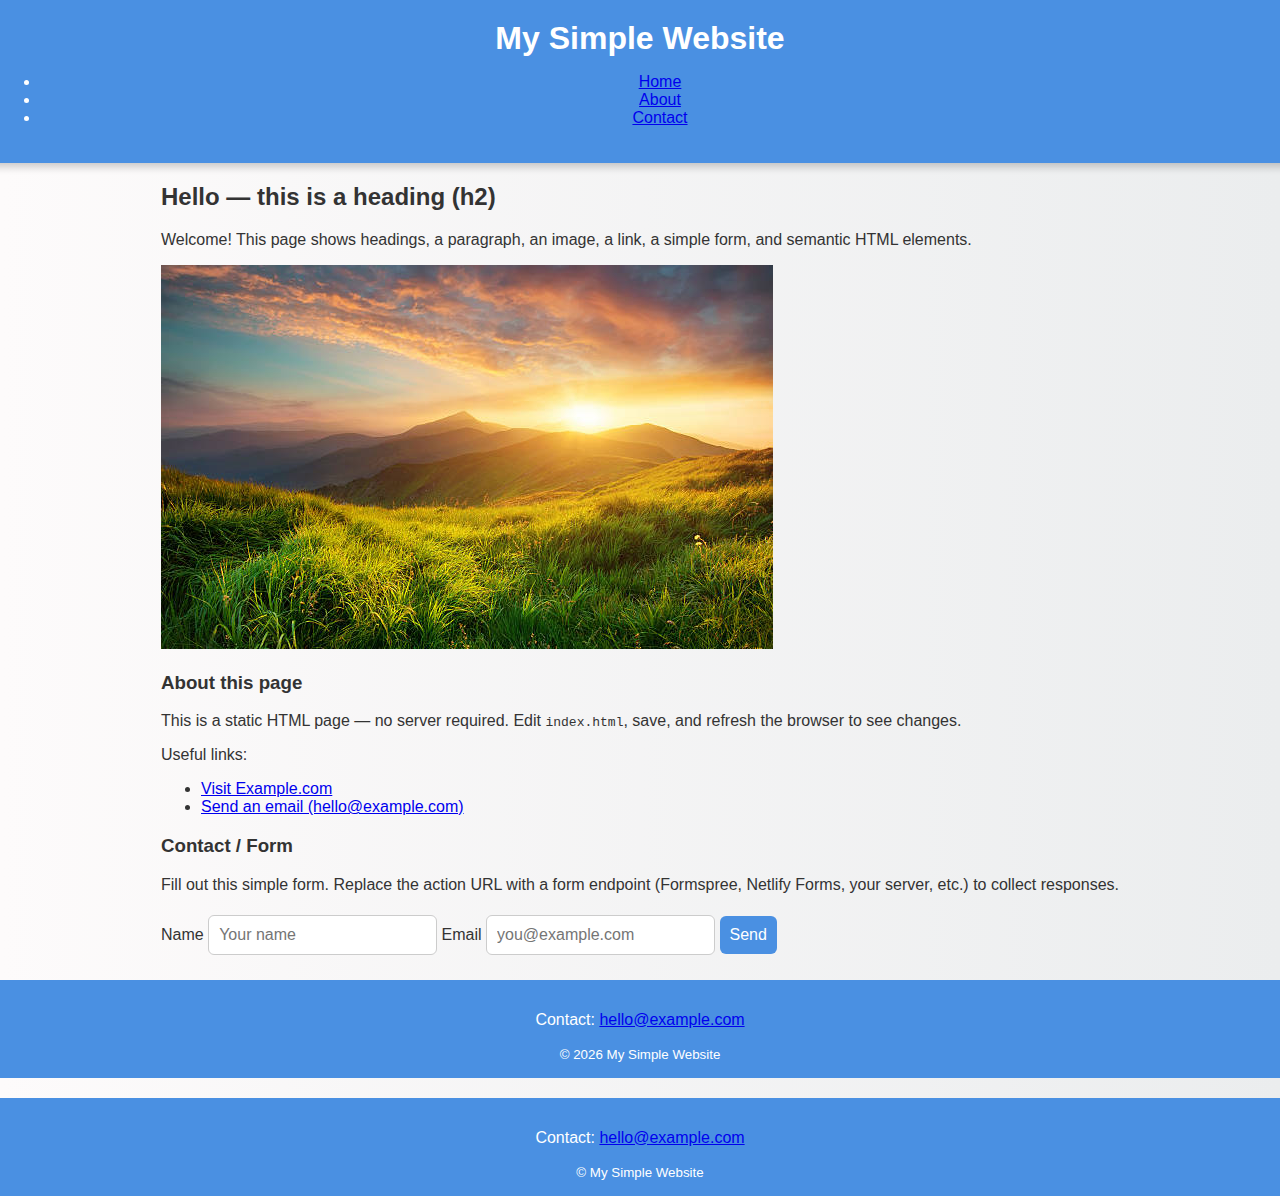
<file: index.html>
<!doctype html>
<html lang="en">
<head>
  <meta charset="utf-8"/>
  <meta name="viewport" content="width=device-width,initial-scale=1"/>
  <title>Simple Static Webpage</title>
  <meta name="description" content="Example HTML5 page with headings, image, link, form, and semantic elements.">
  <link rel="stylesheet" href="style.css">
</head>
<body>
  <header class="container" role="banner">
    <h1>My Simple Website</h1>
    <nav aria-label="Main navigation">
      <ul>
        <li><a href="#home">Home</a></li>
        <li><a href="#about">About</a></li>
        <li><a href="#contact">Contact</a></li>
      </ul>
    </nav>
  </header>

  <main class="container" id="home" role="main">
    <section class="hero" aria-labelledby="hero-heading">
      <h2 id="hero-heading">Hello — this is a heading (h2)</h2>
      <p>Welcome! This page shows headings, a paragraph, an image, a link, a simple form, and semantic HTML elements.</p>

      <!-- Local image (put images/sample.jpg into the images/ folder). If not found, a placeholder loads -->
      <img src="images/sample.jpg" alt="Sample photo" onerror="this.onerror=null;this.src='https://via.placeholder.com/800x300?text=Sample+Image';">
    </section>

    <section id="about" aria-labelledby="about-heading">
      <h3 id="about-heading">About this page</h3>
      <p>This is a static HTML page — no server required. Edit <code>index.html</code>, save, and refresh the browser to see changes.</p>

      <p>Useful links:</p>
      <ul>
        <li><a href="https://example.com" target="_blank" rel="noopener">Visit Example.com</a></li>
        <li><a href="mailto:hello@example.com">Send an email (hello@example.com)</a></li>
      </ul>
    </section>

    <section id="contact" aria-labelledby="contact-heading">
      <h3 id="contact-heading">Contact / Form</h3>
      <p>Fill out this simple form. Replace the action URL with a form endpoint (Formspree, Netlify Forms, your server, etc.) to collect responses.</p>

      <form action="https://formspree.io/f/YOUR_FORM_ID" method="POST">
        <label for="name">Name</label>
        <input id="name" name="name" type="text" placeholder="Your name" required>

        <label for="email">Email</label>
        <input id="email" name="email" type="email" placeholder="you@example.com" required>

        <button type="submit">Send</button>
      </form>
    </section>
  </main>

  <footer class="container" role="contentinfo">
    <p>Contact: <a href="mailto:hello@example.com">hello@example.com</a></p>
    <small>© <span id="year"></span> My Simple Website</small>
  </footer>

  <script>
    // small JS to set the year (optional)
    document.getElementById('year').textContent = new Date().getFullYear();
  </script>
</body>
</html>
  </main>

  <footer class="container" role="contentinfo">
    <p>Contact: <a href="mailto:hello@example.com">hello@example.com</a></p>
    <small>© <span id="year"></span> My Simple Website</small>
  </footer>

  <script>
    // small JS to set the year (optional)
    document.getElementById('year').textContent = new Date().getFullYear();
  </script>
</body>
</html>
</file>
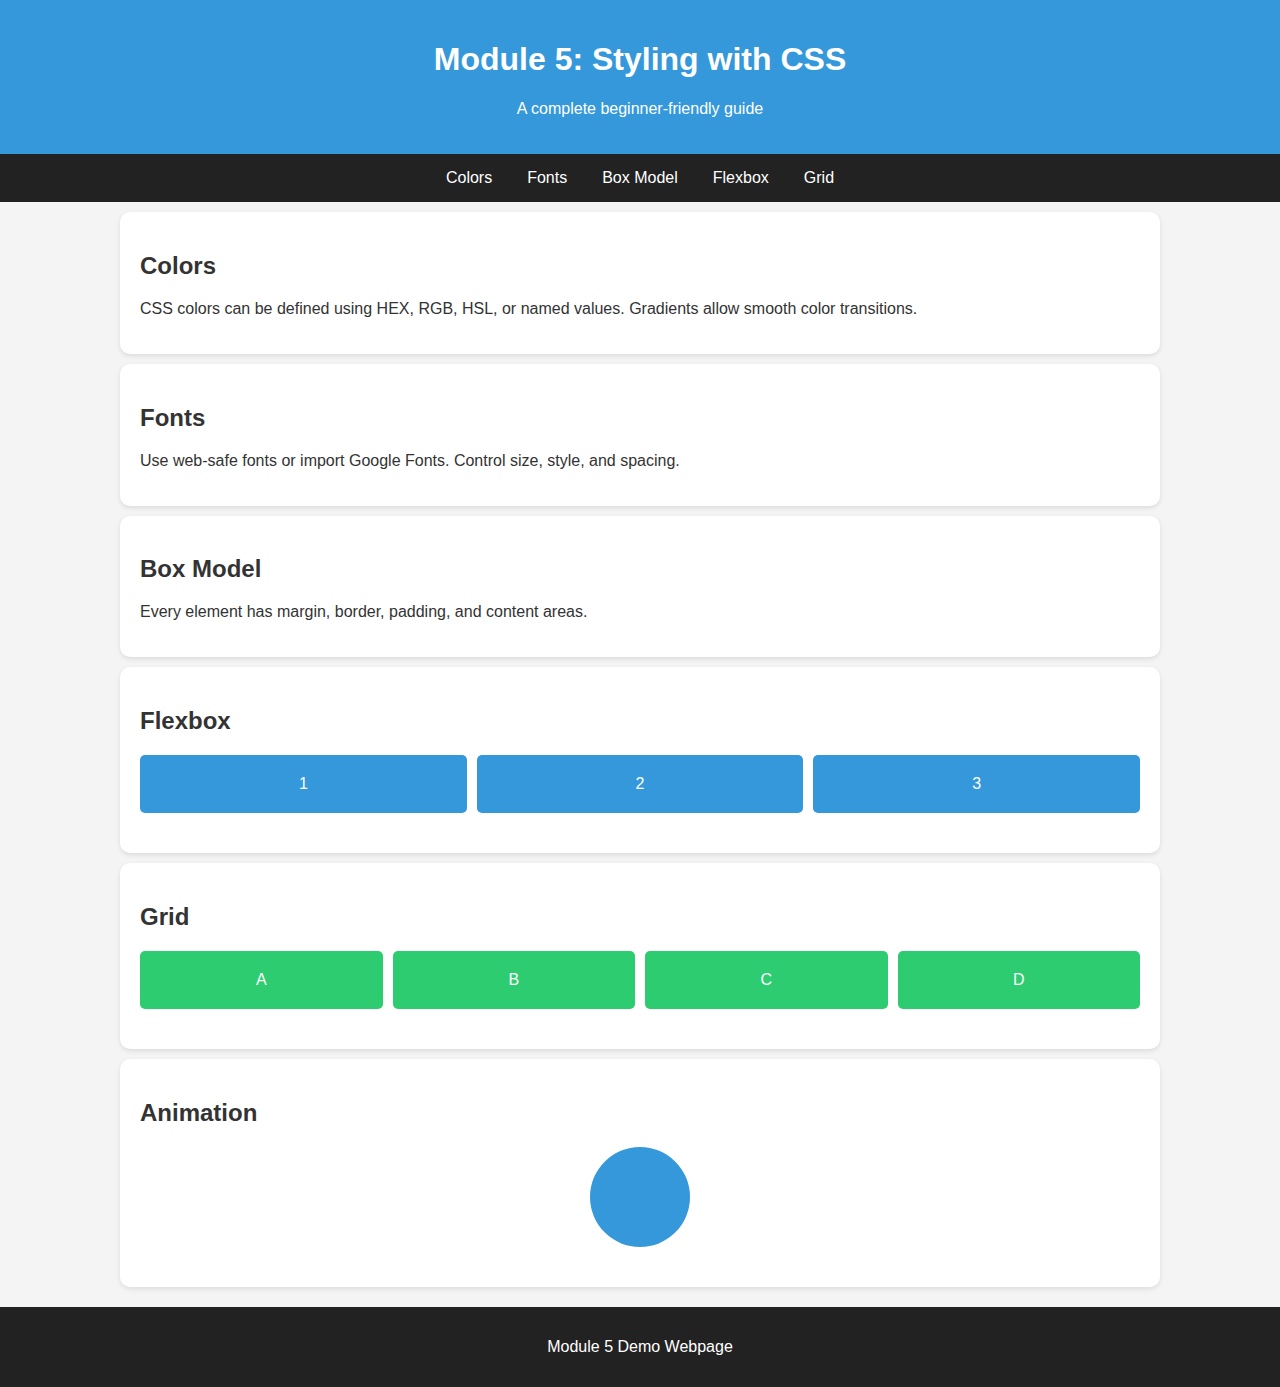
<file: new.html>
<!DOCTYPE html>
<html lang="en">
<head>
  <meta charset="UTF-8">
  <meta name="viewport" content="width=device-width, initial-scale=1.0">
  <title>Module 5: Styling with CSS</title>
  <style>
    :root {
      --primary-color: #3498db;
      --secondary-color: #2ecc71;
      --text-color: #333;
      --font-main: 'Arial', sans-serif;
    }
    body { 
      font-family: var(--font-main); 
      margin: 0; 
      padding: 0; 
      color: var(--text-color); 
      background: #f4f4f4; 
    }
    header { 
      background: var(--primary-color); 
      color: #fff; 
      padding: 20px; 
      text-align: center; 
    }
    nav { 
      background: #222; 
      display: flex; 
      justify-content: center; 
      gap: 15px; 
      padding: 10px; 
    }
    nav a { 
      color: white; 
      text-decoration: none; 
      padding: 5px 10px; 
      border-radius: 5px; 
      transition: background 0.3s; 
    }
    nav a:hover { 
      background: var(--secondary-color); 
    }
    section { 
      padding: 20px; 
      background: white; 
      margin: 10px auto; 
      max-width: 1000px; 
      border-radius: 10px; 
      box-shadow: 0 2px 5px rgba(0,0,0,0.1); 
    }
    .flex-demo { 
      display: flex; 
      justify-content: space-around; 
      gap: 10px; 
      margin: 20px 0; 
    }
    .flex-demo div { 
      background: var(--primary-color); 
      color: white; 
      padding: 20px; 
      border-radius: 5px; 
      flex: 1; 
      text-align: center; 
    }
    .grid-demo { 
      display: grid; 
      grid-template-columns: repeat(auto-fit, minmax(100px, 1fr)); 
      gap: 10px; 
      margin: 20px 0; 
    }
    .grid-demo div { 
      background: var(--secondary-color); 
      color: white; 
      padding: 20px; 
      border-radius: 5px; 
      text-align: center; 
    }
    .animate-box { 
      width: 100px; 
      height: 100px; 
      background: var(--primary-color); 
      margin: 20px auto; 
      border-radius: 50%; 
      position: relative; 
      animation: move 3s infinite alternate ease-in-out; 
    }
    @keyframes move { 
      from {transform: translateX(0);} 
      to {transform: translateX(200px);} 
    }
    footer { 
      text-align: center; 
      padding: 15px; 
      background: #222; 
      color: white; 
      margin-top: 20px; 
    }
    @media (max-width: 600px) { 
      header h1 { font-size: 1.5rem; } 
    }
  </style>
</head>
<body>
  <header>
    <h1>Module 5: Styling with CSS</h1>
    <p>A complete beginner-friendly guide</p>
  </header>
  <nav>
    <a href="#colors">Colors</a>
    <a href="#fonts">Fonts</a>
    <a href="#box-model">Box Model</a>
    <a href="#flexbox">Flexbox</a>
    <a href="#grid">Grid</a>
  </nav>

  <section id="colors">
    <h2>Colors</h2>
    <p>CSS colors can be defined using HEX, RGB, HSL, or named values. Gradients allow smooth color transitions.</p>
  </section>

  <section id="fonts">
    <h2>Fonts</h2>
    <p>Use web-safe fonts or import Google Fonts. Control size, style, and spacing.</p>
  </section>

  <section id="box-model">
    <h2>Box Model</h2>
    <p>Every element has margin, border, padding, and content areas.</p>
  </section>

  <section id="flexbox">
    <h2>Flexbox</h2>
    <div class="flex-demo">
      <div>1</div>
      <div>2</div>
      <div>3</div>
    </div>
  </section>

  <section id="grid">
    <h2>Grid</h2>
    <div class="grid-demo">
      <div>A</div>
      <div>B</div>
      <div>C</div>
      <div>D</div>
    </div>
  </section>

  <section>
    <h2>Animation</h2>
    <div class="animate-box"></div>
  </section>

  <footer>
    <p>Module 5 Demo Webpage</p>
  </footer>
</body>
</html>
</file>
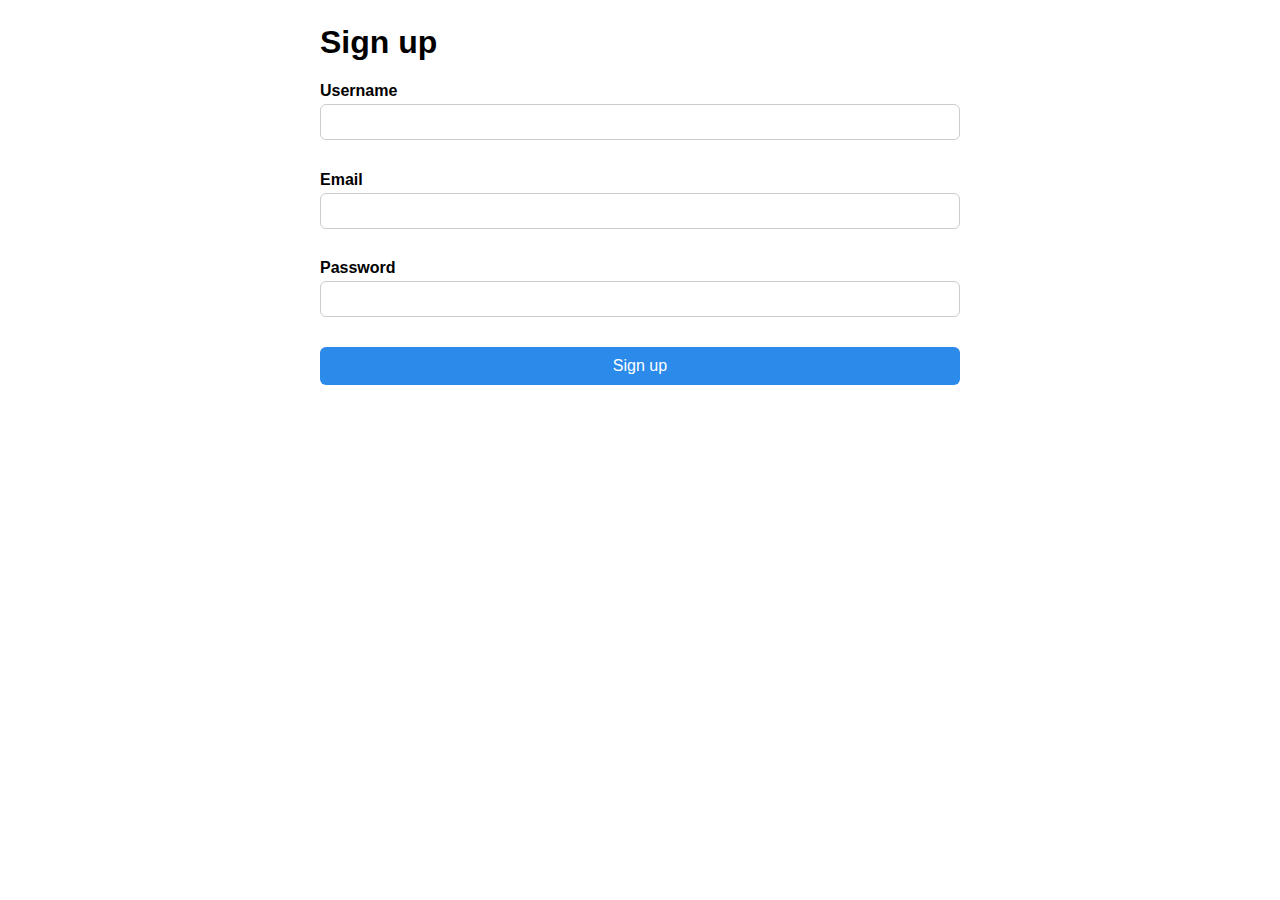
<file: new1.html>
<!doctype html>
<html lang="en">
<head>
  <meta charset="utf-8" />
  <meta name="viewport" content="width=device-width,initial-scale=1" />
  <title>Module 7 — Form Handling & Validation</title>
  <style>
    body { font-family: Arial, sans-serif; max-width:640px; margin:24px auto; padding:0 12px; }
    form { display:flex; flex-direction:column; gap:12px; }
    .input-group { display:flex; flex-direction:column; }
    label { font-weight:600; margin-bottom:4px; }
    input { padding:8px 10px; font-size:16px; border:1px solid #ccc; border-radius:6px; }
    input.error { border-color:#e74c3c; }
    .error-message { color:#e74c3c; font-size:0.95rem; height:1.2em; }
    .success-message { color:#1e7a1e; font-weight:700; margin-top:8px; }
    button { padding:10px 14px; font-size:16px; border:none; border-radius:6px; background:#2b8aea; color:white; cursor:pointer; }
    /* simple modal used later in advanced example */
    .modal { display:none; position:fixed; inset:0; background:rgba(0,0,0,0.4); align-items:center; justify-content:center; }
    .modal.show { display:flex; }
    .modal .box { background:white; padding:20px; border-radius:8px; width:90%; max-width:420px; }
  </style>
</head>
<body>
  <h1>Sign up</h1>

  <!-- novalidate disables browser's default validation so we handle it with JS -->
  <form id="signupForm" novalidate>
    <div class="input-group">
      <label for="username">Username</label>
      <input id="username" name="username" type="text" />
      <div class="error-message" id="usernameError" aria-live="polite"></div>
    </div>

    <div class="input-group">
      <label for="email">Email</label>
      <input id="email" name="email" type="email" />
      <div class="error-message" id="emailError" aria-live="polite"></div>
    </div>

    <div class="input-group">
      <label for="password">Password</label>
      <input id="password" name="password" type="password" />
      <div class="error-message" id="passwordError" aria-live="polite"></div>
    </div>

    <button type="submit">Sign up</button>

    <div class="success-message" id="formSuccess" aria-live="polite"></div>
  </form>

  <!-- Minimal modal for the advanced example (will be used later) -->
  <div class="modal" id="successModal" role="dialog" aria-modal="true" aria-labelledby="modalTitle">
    <div class="box">
      <h2 id="modalTitle">Success</h2>
      <p id="modalMessage"></p>
      <button id="closeModal">Close</button>
    </div>
  </div>

  <script src="script1.js"></script>
</body>
</html>
</file>
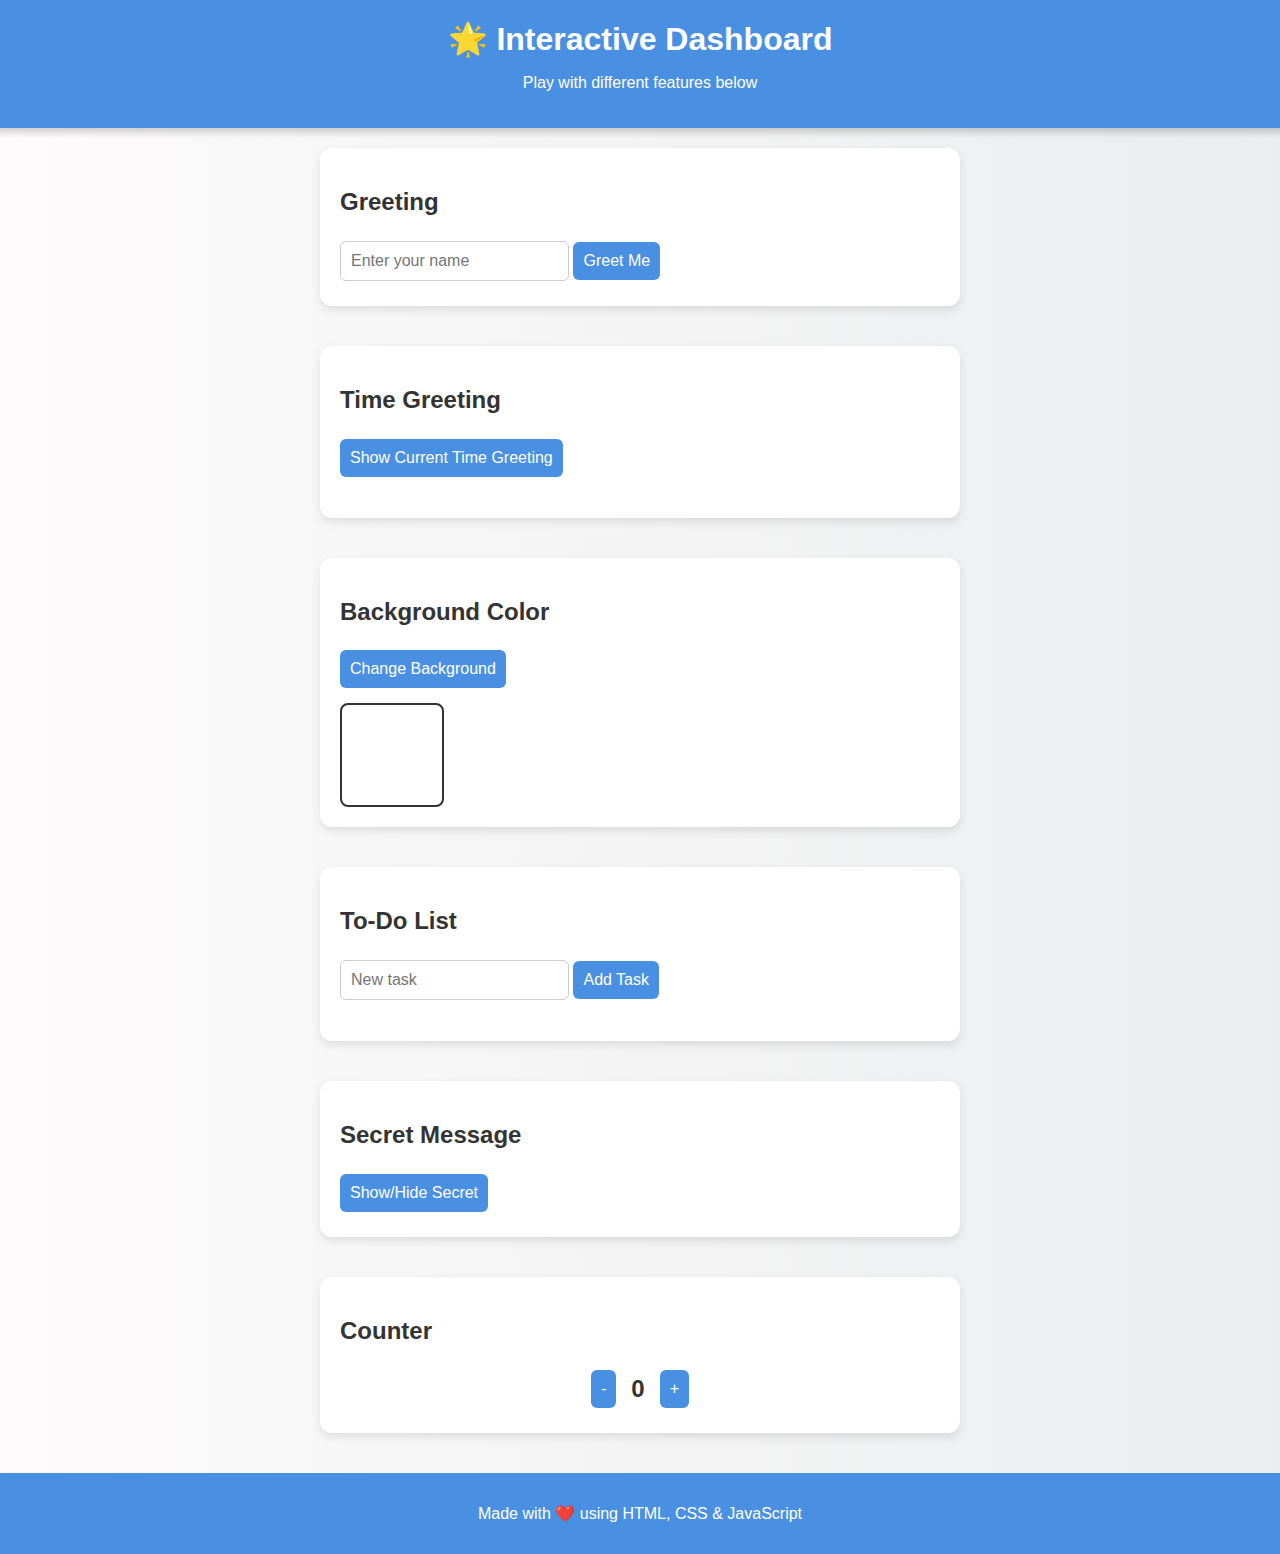
<file: script.html>
<!doctype html>
<html lang="en">
<head>
  <meta charset="utf-8" />
  <title>Interactive Dashboard</title>
  <link rel="stylesheet" href="style.css">
</head>
<body>
  <header>
    <h1 id="title">🌟 Interactive Dashboard</h1>
    <p>Play with different features below</p>
  </header>

  <!-- Greeting -->
  <section class="card">
    <h2>Greeting</h2>
    <input id="nameInput" placeholder="Enter your name" />
    <button id="greetBtn">Greet Me</button>
    <p id="greeting" class="hidden"></p>
  </section>

  <!-- Time-based Greeting -->
  <section class="card">
    <h2>Time Greeting</h2>
    <button id="timeBtn">Show Current Time Greeting</button>
    <p id="timeGreeting"></p>
  </section>

  <!-- Background Color Changer -->
  <section class="card">
    <h2>Background Color</h2>
    <button id="bgBtn">Change Background</button>
    <div id="colorBox"></div>
  </section>

  <!-- To-Do List -->
  <section class="card">
    <h2>To-Do List</h2>
    <input id="taskInput" placeholder="New task" />
    <button id="addTaskBtn">Add Task</button>
    <ul id="todoList"></ul>
  </section>

  <!-- Secret Toggle -->
  <section class="card">
    <h2>Secret Message</h2>
    <button id="toggleBtn">Show/Hide Secret</button>
    <p id="secret" class="hidden">🎉 This is the hidden secret message!</p>
  </section>

  <!-- Counter -->
  <section class="card">
    <h2>Counter</h2>
    <div class="counter">
      <button id="decreaseBtn">-</button>
      <span id="counterValue">0</span>
      <button id="increaseBtn">+</button>
    </div>
  </section>

  <footer>
    <p>Made with ❤️ using HTML, CSS & JavaScript</p>
  </footer>

  <script src="script.js" defer></script>
</body>
</html>
</file>
<file: style.css>
/* General page styling */
body {
  font-family: 'Segoe UI', Tahoma, Geneva, Verdana, sans-serif;
  background: linear-gradient(to right, #fdfbfb, #ebedee);
  margin: 0;
  padding: 0;
  color: #333;
  display: flex;
  flex-direction: column;
  align-items: center;
}

/* Header */
header {
  background: #4a90e2;
  color: white;
  text-align: center;
  padding: 20px;
  width: 100%;
  box-shadow: 0 4px 8px rgba(0,0,0,0.2);
}

header h1 {
  margin: 0;
  font-size: 2rem;
}

/* Sections (cards) */
section.card {
  background: white;
  padding: 20px;
  margin: 20px;
  border-radius: 12px;
  width: 90%;
  max-width: 600px;
  box-shadow: 0 4px 10px rgba(0,0,0,0.1);
}

/* Inputs and buttons */
input, button {
  padding: 10px;
  margin: 5px 0;
  font-size: 1rem;
  border-radius: 6px;
  border: 1px solid #ccc;
}

button {
  background: #4a90e2;
  color: white;
  border: none;
  cursor: pointer;
  transition: background 0.3s;
}

button:hover {
  background: #357ABD;
}

/* Greeting and messages */
#greeting, #timeGreeting, #secret {
  font-weight: bold;
  margin-top: 10px;
}

.hidden {
  display: none;
}

/* To-do list */
#todoList {
  list-style: none;
  padding: 0;
}

#todoList li {
  background: #f4f4f4;
  margin: 5px 0;
  padding: 10px;
  border-radius: 6px;
}

/* Counter */
.counter {
  display: flex;
  align-items: center;
  justify-content: center;
  gap: 15px;
}

.counter span {
  font-size: 1.5rem;
  font-weight: bold;
}

/* Color box */
#colorBox {
  width: 100px;
  height: 100px;
  margin-top: 10px;
  border: 2px solid #333;
  border-radius: 8px;
}

/* Footer */
footer {
  background: #4a90e2;
  color: white;
  text-align: center;
  padding: 15px;
  margin-top: 20px;
  width: 100%;
}
</file>
